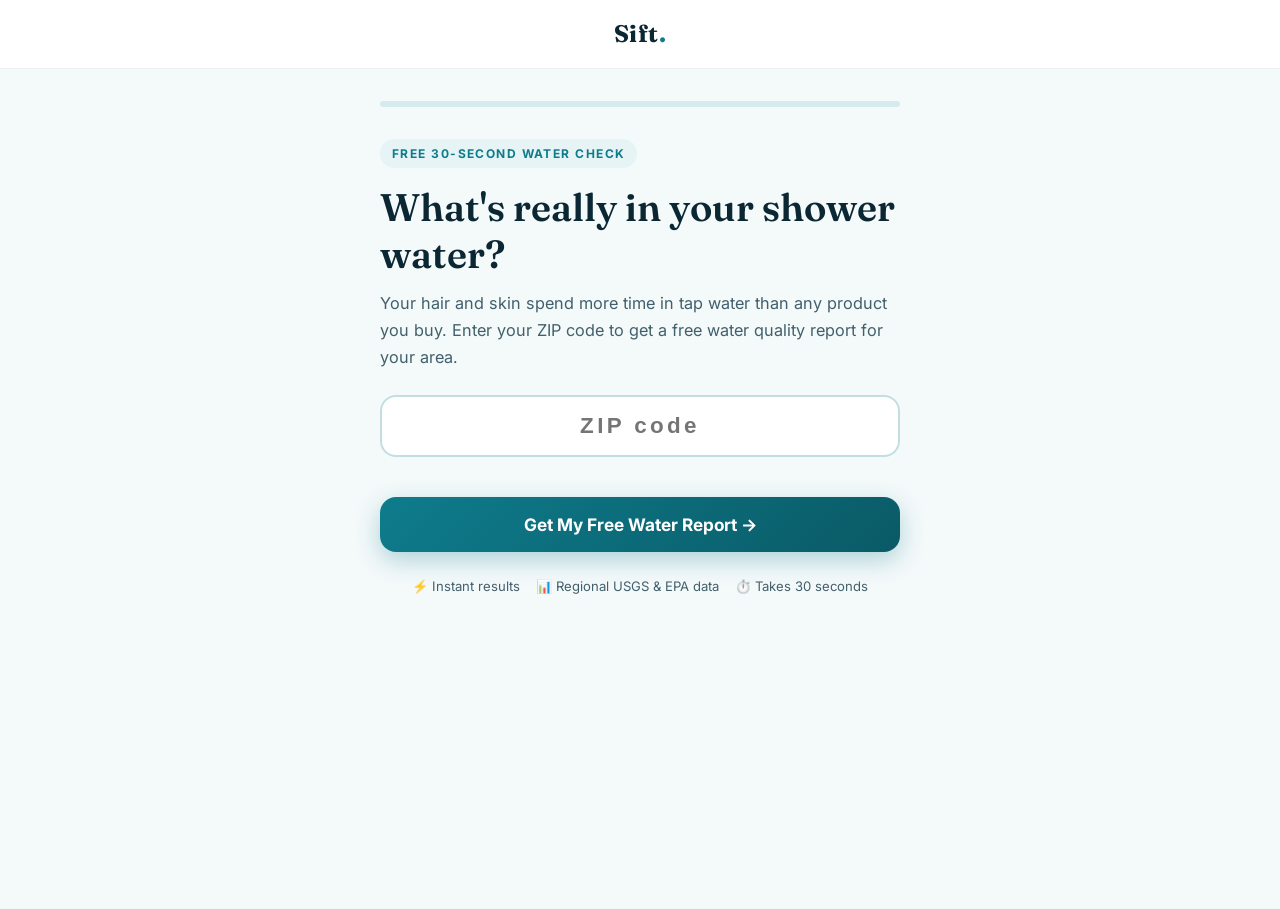
<file: index.html>
<!DOCTYPE html>
<html lang="en">
<head>
  <meta charset="UTF-8" />
  <meta name="viewport" content="width=device-width, initial-scale=1.0" />
  <meta http-equiv="Cache-Control" content="no-cache, no-store, must-revalidate" />
  <meta http-equiv="Pragma" content="no-cache" />
  <meta http-equiv="Expires" content="0" />
  <title>What's In Your Shower Water? | Free Water Report — Sift</title>
  <meta name="description" content="Enter your ZIP code to get a free, personalized water quality report — and find out what your shower water is doing to your hair and skin." />
  <link rel="preconnect" href="https://fonts.googleapis.com" />
  <link rel="preconnect" href="https://fonts.gstatic.com" crossorigin />
  <link href="https://fonts.googleapis.com/css2?family=Fraunces:opsz,wght@9..144,400;9..144,600;9..144,700&family=Inter:wght@400;500;600;700;800&display=swap" rel="stylesheet" />
  <link rel="stylesheet" href="css/style.css?v=7a7eb36" />
</head>
<body>

  <header class="topbar">
    <a class="logo" href="index.html">Sift<span>.</span></a>
  </header>

  <main class="quiz-wrap">
    <div class="progress-track"><div class="progress-fill" id="progress"></div></div>

    <!-- STEP 0: ZIP entry -->
    <section class="step active" data-step="0">
      <span class="step-kicker">Free 30-Second Water Check</span>
      <h1>What's really in your shower water?</h1>
      <p class="sub">Your hair and skin spend more time in tap water than any product you buy. Enter your ZIP code to get a free water quality report for your area.</p>

      <div class="zip-row">
        <input id="zip" class="zip-input" type="text" inputmode="numeric" autocomplete="postal-code" maxlength="5" placeholder="ZIP code" aria-label="ZIP code" />
      </div>
      <p class="zip-error" id="zip-error"></p>
      <button class="btn btn-aqua" id="zip-go">Get My Free Water Report →</button>

      <div class="trust-row">
        <span>⚡ Instant results</span>
        <span>📊 Regional USGS &amp; EPA data</span>
        <span>⏱️ Takes 30 seconds</span>
      </div>
    </section>

    <!-- STEP 1: main concern -->
    <section class="step" data-step="1">
      <span class="step-kicker" id="s1-kicker">Pulling water data…</span>
      <h2>While your report generates — what bothers you most?</h2>
      <p class="sub">We'll tailor your report to what matters to you.</p>
      <div class="options" data-q="concern" data-multi="false">
        <button class="option" data-val="hair"><span class="emoji">💇</span> Dry, dull, or frizzy hair</button>
        <button class="option" data-val="skin"><span class="emoji">🧴</span> Dry, itchy, or irritated skin</button>
        <button class="option" data-val="scalp"><span class="emoji">😣</span> Flaky or itchy scalp</button>
        <button class="option" data-val="curious"><span class="emoji">🔍</span> Just curious about my water</button>
      </div>
    </section>

    <!-- STEP 2: symptoms (multi) -->
    <section class="step" data-step="2">
      <span class="step-kicker">Question 2 of 6</span>
      <h2>Have you noticed any of these at home?</h2>
      <p class="sub">Select all that apply — these are physical clues about your water.</p>
      <div class="options" data-q="symptoms" data-multi="true">
        <button class="option" data-val="buildup"><span class="emoji">🚿</span> White crust or spots on faucets / glass <span class="check">✓</span></button>
        <button class="option" data-val="smell"><span class="emoji">👃</span> A "pool" or chemical smell in the shower <span class="check">✓</span></button>
        <button class="option" data-val="tight-skin"><span class="emoji">✋</span> Skin feels tight or squeaky after showering <span class="check">✓</span></button>
        <button class="option" data-val="flat-hair"><span class="emoji">💆</span> Hair feels coated, heavy, or hard to lather <span class="check">✓</span></button>
        <button class="option" data-val="none"><span class="emoji">🤷</span> None of these <span class="check">✓</span></button>
      </div>
      <button class="btn btn-aqua" id="symptoms-next" disabled>Continue →</button>
    </section>

    <!-- STEP 3: hair type -->
    <section class="step" data-step="3">
      <span class="step-kicker">Question 3 of 6</span>
      <h2>Is your hair color-treated, or do you spend on hair care?</h2>
      <p class="sub">Hard water and chlorine are hardest on treated hair.</p>
      <div class="options" data-q="hair" data-multi="false">
        <button class="option" data-val="color"><span class="emoji">🎨</span> Yes — my hair is color-treated</button>
        <button class="option" data-val="products"><span class="emoji">🛍️</span> No color, but I invest in good products</button>
        <button class="option" data-val="basic"><span class="emoji">🧼</span> I keep it simple</button>
      </div>
      <div class="fact-chip">💡 <strong>Did you know?</strong> A single 10-minute shower runs roughly 20 gallons of unfiltered tap water over your skin and hair — far more water than you drink in a week.</div>
    </section>

    <!-- STEP 4: fixture finish (routes color variant) -->
    <section class="step" data-step="4">
      <span class="step-kicker">Question 4 of 6</span>
      <h2>What finish are your bathroom fixtures?</h2>
      <p class="sub">So your recommendation matches the bathroom it's going in.</p>
      <div class="options" data-q="fixtures" data-multi="false">
        <button class="option" data-val="chrome"><span class="emoji">🪞</span> Silver / chrome</button>
        <button class="option" data-val="black"><span class="emoji">⬛</span> Matte or gloss black</button>
        <button class="option" data-val="mixed"><span class="emoji">🎛️</span> Mixed / not sure</button>
      </div>
    </section>

    <!-- STEP 5: shower count (routes checkout quantity) -->
    <section class="step" data-step="5">
      <span class="step-kicker">Question 5 of 6</span>
      <h2>How many showers are in your home?</h2>
      <p class="sub">Every unfiltered shower head is a separate exposure point — we'll size your filter coverage to match.</p>
      <div class="options options--grid" data-q="showers" data-multi="false">
        <button class="option opt-num" data-val="1">1</button>
        <button class="option opt-num" data-val="2">2</button>
        <button class="option opt-num" data-val="3">3</button>
        <button class="option opt-num" data-val="4">4</button>
        <button class="option opt-num" data-val="5">5</button>
        <button class="option opt-num" data-val="6">6</button>
      </div>
    </section>

    <!-- STEP 6: household -->
    <section class="step" data-step="6">
      <span class="step-kicker">Last Question</span>
      <h2>How many people shower in your home?</h2>
      <p class="sub">We'll estimate your household's total water exposure.</p>
      <div class="options" data-q="household" data-multi="false">
        <button class="option" data-val="1"><span class="emoji">🧍</span> Just me</button>
        <button class="option" data-val="2"><span class="emoji">🧑‍🤝‍🧑</span> Two of us</button>
        <button class="option" data-val="3"><span class="emoji">👨‍👩‍👧</span> Three or four</button>
        <button class="option" data-val="5"><span class="emoji">👨‍👩‍👧‍👦</span> Five or more</button>
      </div>
    </section>

    <!-- STEP 7: analyzing -->
    <section class="step" data-step="7">
      <div class="analyze-wrap">
        <div class="droplet"></div>
        <h2 id="analyze-title">Building your water report…</h2>
        <p class="sub" id="analyze-sub">Cross-referencing regional data for ZIP <span id="analyze-zip"></span></p>
        <div class="analyze-steps">
          <div class="analyze-step"><span class="dot">✓</span> Locating your water region</div>
          <div class="analyze-step"><span class="dot">✓</span> Checking USGS hardness data for your area</div>
          <div class="analyze-step"><span class="dot">✓</span> Estimating chlorine &amp; disinfectant levels</div>
          <div class="analyze-step"><span class="dot">✓</span> Matching your answers to water symptoms</div>
          <div class="analyze-step"><span class="dot">✓</span> Generating your personalized report</div>
        </div>
      </div>
    </section>
  </main>

  <script src="js/config.js?v=7a7eb36"></script>
  <script src="js/track.js?v=7a7eb36"></script>
  <script src="js/water-data.js?v=7a7eb36"></script>
  <script src="js/quiz.js?v=7a7eb36"></script>
</body>
</html>
</file>
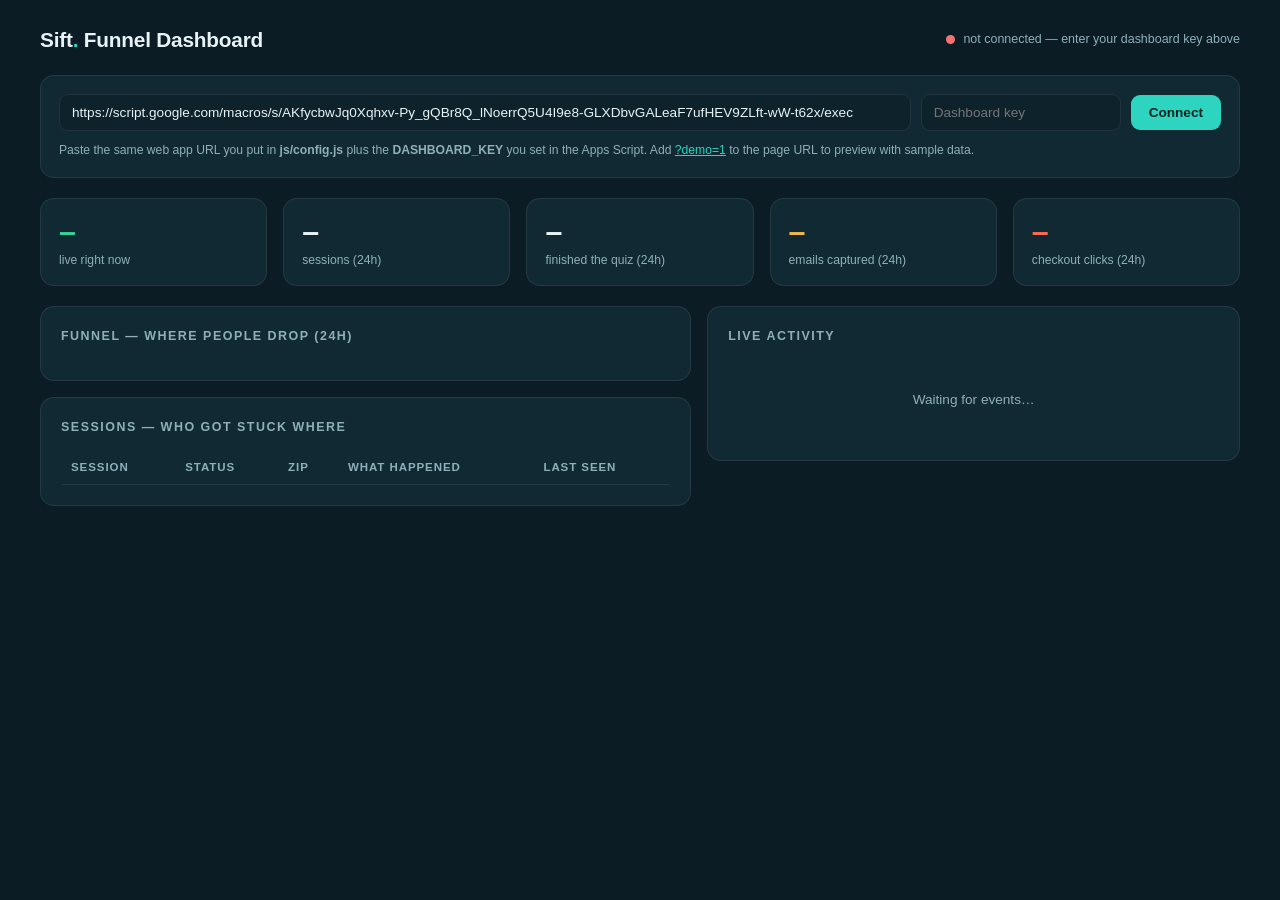
<file: dashboard.html>
<!DOCTYPE html>
<html lang="en">
<head>
<meta charset="UTF-8" />
<meta name="viewport" content="width=device-width, initial-scale=1.0" />
<meta name="robots" content="noindex,nofollow" />
<title>Sift — Funnel Dashboard</title>
<style>
  :root {
    --bg: #0b1c24; --panel: #112933; --panel2: #0e222b;
    --line: rgba(255,255,255,.08);
    --text: #e8f3f5; --dim: #8fb0ba;
    --aqua: #2dd4bf; --coral: #ff6b4a; --gold: #f4b942;
    --green: #34d399; --red: #f87171; --blue: #60a5fa;
  }
  * { margin: 0; padding: 0; box-sizing: border-box; }
  body {
    font-family: "Inter", -apple-system, BlinkMacSystemFont, "Segoe UI", sans-serif;
    background: var(--bg); color: var(--text);
    font-size: 14px; line-height: 1.5;
    padding: 24px clamp(16px, 4vw, 40px) 80px;
  }
  h1 { font-size: 1.3rem; font-weight: 800; letter-spacing: -.01em; }
  h1 span { color: var(--aqua); }
  h2 { font-size: .78rem; text-transform: uppercase; letter-spacing: .12em; color: var(--dim); margin-bottom: 14px; font-weight: 700; }
  .head { display: flex; align-items: center; justify-content: space-between; gap: 16px; flex-wrap: wrap; margin-bottom: 20px; }
  .status-pill { font-size: .78rem; color: var(--dim); display: flex; align-items: center; gap: 8px; }
  .pulse { width: 9px; height: 9px; border-radius: 50%; background: var(--green); animation: pulse 1.6s infinite; }
  .pulse.err { background: var(--red); animation: none; }
  @keyframes pulse { 0%,100% { opacity: 1; } 50% { opacity: .3; } }

  .setup { background: var(--panel); border: 1px solid var(--line); border-radius: 14px; padding: 18px; margin-bottom: 20px; display: flex; gap: 10px; flex-wrap: wrap; align-items: center; }
  .setup input { background: var(--panel2); border: 1px solid var(--line); color: var(--text); border-radius: 9px; padding: 10px 12px; font-size: .85rem; flex: 1; min-width: 200px; }
  .setup button { background: var(--aqua); color: #06231f; border: none; border-radius: 9px; padding: 10px 18px; font-weight: 700; cursor: pointer; font-size: .85rem; }
  .setup .hint { width: 100%; font-size: .76rem; color: var(--dim); }
  .setup .hint a { color: var(--aqua); }

  .grid { display: grid; gap: 16px; grid-template-columns: repeat(auto-fit, minmax(150px, 1fr)); margin-bottom: 20px; }
  .stat { background: var(--panel); border: 1px solid var(--line); border-radius: 14px; padding: 16px 18px; }
  .stat .n { font-size: 1.9rem; font-weight: 800; line-height: 1.1; }
  .stat .l { font-size: .76rem; color: var(--dim); margin-top: 2px; }
  .stat.live .n { color: var(--green); }
  .stat.leads .n { color: var(--gold); }
  .stat.conv .n { color: var(--coral); }

  .cols { display: grid; gap: 16px; grid-template-columns: 1.1fr .9fr; align-items: start; }
  @media (max-width: 900px) { .cols { grid-template-columns: 1fr; } }
  .panel { background: var(--panel); border: 1px solid var(--line); border-radius: 14px; padding: 20px; margin-bottom: 16px; }

  /* Funnel */
  .frow { display: grid; grid-template-columns: 150px 1fr 88px; gap: 12px; align-items: center; padding: 5px 0; }
  .frow .fl { font-size: .82rem; color: var(--dim); text-align: right; white-space: nowrap; overflow: hidden; text-overflow: ellipsis; }
  .ftrack { background: var(--panel2); border-radius: 6px; height: 26px; overflow: hidden; }
  .fbar { height: 100%; border-radius: 6px; background: linear-gradient(90deg, #0e7c8c, var(--aqua)); min-width: 2px; transition: width .6s ease; display: flex; align-items: center; padding-left: 8px; font-size: .75rem; font-weight: 700; color: #06231f; }
  .frow .fd { font-size: .76rem; color: var(--red); white-space: nowrap; }
  .frow .fd.ok { color: var(--dim); }

  /* Feed */
  .feed { max-height: 480px; overflow-y: auto; display: flex; flex-direction: column; gap: 2px; }
  .ev { display: flex; gap: 10px; padding: 8px 10px; border-radius: 8px; font-size: .82rem; align-items: baseline; }
  .ev:nth-child(odd) { background: var(--panel2); }
  .ev .t { color: var(--dim); white-space: nowrap; font-size: .74rem; min-width: 58px; }
  .ev .sid { color: var(--blue); font-family: monospace; font-size: .74rem; min-width: 70px; }
  .ev .what { flex: 1; }
  .ev.good .what { color: var(--green); }
  .ev.money .what { color: var(--coral); font-weight: 700; }
  .ev.bad .what { color: var(--red); }

  /* Sessions table */
  .sess { width: 100%; border-collapse: collapse; font-size: .82rem; }
  .sess th { text-align: left; color: var(--dim); font-size: .72rem; text-transform: uppercase; letter-spacing: .08em; padding: 8px 10px; border-bottom: 1px solid var(--line); }
  .sess td { padding: 10px; border-bottom: 1px solid var(--line); vertical-align: top; }
  .badge { display: inline-block; font-size: .7rem; font-weight: 800; padding: 3px 9px; border-radius: 999px; }
  .b-live { background: rgba(52,211,153,.15); color: var(--green); }
  .b-conv { background: rgba(255,107,74,.15); color: var(--coral); }
  .b-lead { background: rgba(244,185,66,.15); color: var(--gold); }
  .b-aband { background: rgba(248,113,113,.12); color: var(--red); }
  .why { color: var(--dim); font-size: .78rem; }
  .mono { font-family: monospace; font-size: .74rem; color: var(--blue); }
  .empty { color: var(--dim); text-align: center; padding: 30px 10px; font-size: .85rem; }
</style>
</head>
<body>

<div class="head">
  <h1>Sift<span>.</span> Funnel Dashboard</h1>
  <div class="status-pill"><span class="pulse" id="pulse"></span><span id="status-text">connecting…</span></div>
</div>

<div class="setup" id="setup">
  <input id="cfg-url" type="url" placeholder="Apps Script web app URL (https://script.google.com/macros/s/…/exec)" />
  <input id="cfg-key" type="text" placeholder="Dashboard key" style="max-width:180px" />
  <button id="cfg-save">Connect</button>
  <div class="hint">Paste the same web app URL you put in <b>js/config.js</b> plus the <b>DASHBOARD_KEY</b> you set in the Apps Script. Add <a href="?demo=1">?demo=1</a> to the page URL to preview with sample data.</div>
</div>

<div class="grid">
  <div class="stat live"><div class="n" id="st-live">–</div><div class="l">live right now</div></div>
  <div class="stat"><div class="n" id="st-sessions">–</div><div class="l">sessions (24h)</div></div>
  <div class="stat"><div class="n" id="st-complete">–</div><div class="l">finished the quiz (24h)</div></div>
  <div class="stat leads"><div class="n" id="st-leads">–</div><div class="l">emails captured (24h)</div></div>
  <div class="stat conv"><div class="n" id="st-checkout">–</div><div class="l">checkout clicks (24h)</div></div>
</div>

<div class="cols">
  <div>
    <div class="panel">
      <h2>Funnel — where people drop (24h)</h2>
      <div id="funnel"></div>
    </div>
    <div class="panel">
      <h2>Sessions — who got stuck where</h2>
      <div style="overflow-x:auto">
        <table class="sess">
          <thead><tr><th>Session</th><th>Status</th><th>ZIP</th><th>What happened</th><th>Last seen</th></tr></thead>
          <tbody id="sessions"></tbody>
        </table>
      </div>
    </div>
  </div>
  <div class="panel">
    <h2>Live activity</h2>
    <div class="feed" id="feed"><div class="empty">Waiting for events…</div></div>
  </div>
</div>

<script>
(function () {
  const qs = new URLSearchParams(location.search);
  const DEMO = qs.get("demo") === "1";
  const $ = (id) => document.getElementById(id);

  // ---------- config ----------
  // Default the URL to the deployed backend so you only enter the key.
  const DEFAULT_URL = "https://script.google.com/macros/s/AKfycbwJq0Xqhxv-Py_gQBr8Q_lNoerrQ5U4I9e8-GLXDbvGALeaF7ufHEV9ZLft-wW-t62x/exec";
  let cfg = JSON.parse(localStorage.getItem("sift_dash") || "{}");
  if (!cfg.url) cfg.url = DEFAULT_URL;
  $("cfg-url").value = cfg.url || "";
  $("cfg-key").value = cfg.key || "";
  $("cfg-save").onclick = () => {
    cfg = { url: $("cfg-url").value.trim(), key: $("cfg-key").value.trim() };
    localStorage.setItem("sift_dash", JSON.stringify(cfg));
    poll();
  };
  if ((cfg.url && cfg.key) || DEMO) $("setup").style.display = DEMO ? "none" : "flex";

  // ---------- stage model ----------
  const STAGES = [
    ["quiz_start",     "Landed on quiz"],
    ["zip_submitted",  "Entered ZIP"],
    ["q_concern",      "Q1 · concern"],
    ["q_symptoms",     "Q2 · symptoms"],
    ["q_hair",         "Q3 · hair"],
    ["q_fixtures",     "Q4 · fixtures"],
    ["q_showers",      "Q5 · showers"],
    ["q_household",    "Q6 · household"],
    ["quiz_completed", "Finished quiz"],
    ["report_view",    "Saw report (gated)"],
    ["gate_unlock",    "Gave email"],
    ["offer_seen",     "Saw the offer"],
    ["checkout_click", "Clicked checkout"],
  ];
  const RANK = Object.fromEntries(STAGES.map(([k], i) => [k, i]));

  const NICE = {
    quiz_start: "landed on the quiz", zip_submitted: "entered ZIP",
    q_concern: "answered concern", q_symptoms: "answered symptoms",
    q_hair: "answered hair", q_fixtures: "answered fixtures",
    q_showers: "answered showers", q_household: "answered household",
    quiz_completed: "finished the quiz", report_view: "opened their report",
    gate_unlock: "unlocked with email ✉️", offer_seen: "scrolled to the offer",
    checkout_click: "CLICKED CHECKOUT 💸", exit: "left",
  };

  const WHY = {
    zip: "Bounced on the ZIP screen — never started",
    concern: "Dropped on Q1 (concern)", symptoms: "Dropped on Q2 (symptoms)",
    hair: "Dropped on Q3 (hair)", fixtures: "Dropped on Q4 (fixtures)",
    showers: "Dropped on Q5 (showers)", household: "Dropped on Q6 (household)",
    analyzing: "Left during report generation",
    email_gate: "Hit the email gate and wouldn't trade their email",
    report_before_offer: "Unlocked the report but left before seeing the price",
    report_after_offer: "Saw the offer and price, then left without buying",
  };

  function rel(ts, now) {
    const s = Math.max(0, Math.round((now - ts) / 1000));
    if (s < 60) return s + "s ago";
    if (s < 3600) return Math.round(s / 60) + "m ago";
    if (s < 86400) return Math.round(s / 3600) + "h ago";
    return Math.round(s / 86400) + "d ago";
  }

  // ---------- render ----------
  function render(events) {
    const now = Date.now();
    const dayAgo = now - 86400e3;

    // rows: [ts, sid, type, step, detail, zip, device, page]
    const evs = events.map((r) => ({
      ts: new Date(r[0]).getTime(), sid: String(r[1]), type: String(r[2]),
      step: String(r[3] || ""), detail: String(r[4] || ""),
      zip: String(r[5] || "").replace(/^'/, ""), device: String(r[6] || ""),
    })).filter((e) => e.ts && e.sid).sort((a, b) => a.ts - b.ts);

    const dayEvs = evs.filter((e) => e.ts >= dayAgo);

    // sessions
    const sessions = new Map();
    for (const e of dayEvs) {
      let s = sessions.get(e.sid);
      if (!s) { s = { sid: e.sid, first: e.ts, last: 0, max: -1, zip: "", device: e.device, exit: null, types: new Set() }; sessions.set(e.sid, s); }
      s.last = Math.max(s.last, e.ts);
      s.types.add(e.type);
      if (e.zip) s.zip = e.zip;
      if (e.type === "exit") s.exit = e;
      if (RANK[e.type] !== undefined) s.max = Math.max(s.max, RANK[e.type]);
    }
    const sess = [...sessions.values()].sort((a, b) => b.last - a.last);

    // status per session
    for (const s of sess) {
      if (s.types.has("checkout_click")) s.status = "converted";
      else if (now - s.last < 120e3) s.status = "live";
      else if (s.types.has("gate_unlock")) s.status = "lead";
      else s.status = "abandoned";
      const exitStep = s.exit && (s.exit.step || "");
      s.why =
        s.status === "converted" ? "Clicked through to checkout" + (s.exit ? "" : " — tab may still be open") :
        s.status === "live" ? "Active right now — last: " + (NICE[[...s.types].pop()] || "browsing") :
        s.status === "lead" ? "Gave email" + (s.types.has("offer_seen") ? ", saw the offer, hasn't bought yet" : ", hasn't reached the offer yet") :
        (WHY[exitStep] || (s.max >= 0 ? "Went quiet after: " + STAGES[s.max][1] : "Bounced immediately"));
      if (s.exit && s.exit.detail && s.status === "abandoned") s.why += " · answers: " + s.exit.detail;
    }

    // stats
    $("st-live").textContent = sess.filter((s) => s.status === "live").length;
    $("st-sessions").textContent = sess.length;
    $("st-complete").textContent = sess.filter((s) => s.max >= RANK.quiz_completed).length;
    $("st-leads").textContent = sess.filter((s) => s.types.has("gate_unlock")).length;
    $("st-checkout").textContent = sess.filter((s) => s.types.has("checkout_click")).length;

    // funnel
    const total = sess.length || 1;
    let prev = null;
    $("funnel").innerHTML = STAGES.map(([key, label], i) => {
      const n = sess.filter((s) => s.max >= i).length;
      const pct = Math.round((n / total) * 100);
      const drop = prev === null || prev === 0 ? null : Math.round((1 - n / prev) * 100);
      prev = n;
      return '<div class="frow"><div class="fl">' + label + '</div>' +
        '<div class="ftrack"><div class="fbar" style="width:' + Math.max(2, pct) + '%">' + n + '</div></div>' +
        '<div class="fd ' + (drop !== null && drop > 25 ? "" : "ok") + '">' +
        (drop === null ? "" : (drop > 0 ? "−" + drop + "% drop" : "—")) + '</div></div>';
    }).join("");

    // feed
    const feedEvs = evs.slice(-60).reverse();
    $("feed").innerHTML = feedEvs.length ? feedEvs.map((e) => {
      const cls = e.type === "checkout_click" ? "money" : (e.type === "gate_unlock" || e.type === "quiz_completed") ? "good" : e.type === "exit" ? "bad" : "";
      const what = e.type === "exit"
        ? "left (" + (WHY[e.step] ? WHY[e.step].toLowerCase() : e.step) + ")"
        : (NICE[e.type] || e.type) + (e.detail ? " — " + e.detail : "") + (e.zip ? " · " + e.zip : "");
      return '<div class="ev ' + cls + '"><span class="t">' + rel(e.ts, now) + '</span><span class="sid">' + e.sid.slice(-6) + '</span><span class="what">' + what.replace(/</g, "&lt;") + '</span></div>';
    }).join("") : '<div class="empty">No events yet. Run through the quiz and watch this fill up.</div>';

    // sessions table
    $("sessions").innerHTML = sess.slice(0, 40).map((s) => {
      const b = s.status === "live" ? "b-live" : s.status === "converted" ? "b-conv" : s.status === "lead" ? "b-lead" : "b-aband";
      return "<tr><td class='mono'>" + s.sid.slice(-6) + "<br><span class='why'>" + (s.device || "") + "</span></td>" +
        "<td><span class='badge " + b + "'>" + s.status + "</span></td>" +
        "<td>" + (s.zip || "—") + "</td>" +
        "<td>" + s.why.replace(/</g, "&lt;") + "</td>" +
        "<td class='why'>" + rel(s.last, now) + "</td></tr>";
    }).join("") || "<tr><td colspan='5' class='empty'>No sessions in the last 24h.</td></tr>";
  }

  // ---------- data ----------
  // JSONP loader — Apps Script doesn't send CORS headers, so a plain
  // fetch() would be blocked. A <script> tag with ?callback= works.
  function jsonp(url, timeoutMs) {
    return new Promise((resolve, reject) => {
      const cbName = "siftcb_" + Math.random().toString(36).slice(2);
      const s = document.createElement("script");
      const to = setTimeout(() => { cleanup(); reject(new Error("timed out")); }, timeoutMs || 15000);
      function cleanup() { clearTimeout(to); delete window[cbName]; s.remove(); }
      window[cbName] = (data) => { cleanup(); resolve(data); };
      s.onerror = () => { cleanup(); reject(new Error("network / bad URL")); };
      s.src = url + (url.includes("?") ? "&" : "?") + "callback=" + cbName;
      document.body.appendChild(s);
    });
  }

  let timer = null;
  async function poll() {
    clearTimeout(timer);
    try {
      let events;
      if (DEMO) {
        events = demoEvents();
      } else {
        if (!cfg.url || !cfg.key) { setStatus(false, "not connected — enter your dashboard key above"); return; }
        const json = await jsonp(cfg.url + (cfg.url.includes("?") ? "&" : "?") + "key=" + encodeURIComponent(cfg.key) + "&limit=2000");
        if (!json.ok) throw new Error(json.error || "backend error");
        events = json.events;
      }
      render(events);
      setStatus(true, "live · refreshes every 10s · updated " + new Date().toLocaleTimeString());
    } catch (err) {
      setStatus(false, "connection failed: " + err.message);
    }
    timer = setTimeout(poll, 10000);
  }
  function setStatus(ok, text) {
    $("pulse").classList.toggle("err", !ok);
    $("status-text").textContent = text;
  }

  // ---------- demo data ----------
  function demoEvents() {
    const out = [];
    const now = Date.now();
    const zips = ["85032", "89109", "10001", "33602", "97201", "60614", "78704"];
    const seq = ["quiz_start", "zip_submitted", "q_concern", "q_symptoms", "q_hair", "q_fixtures", "q_showers", "q_household", "quiz_completed", "report_view", "gate_unlock", "offer_seen", "checkout_click"];
    for (let i = 0; i < 28; i++) {
      const sid = "demo-" + i.toString(36).padStart(4, "0");
      const zip = zips[i % zips.length];
      const depth = i % 4 === 0 ? seq.length : 2 + Math.floor(Math.random() * (seq.length - 2));
      const start = now - Math.random() * 86000e3;
      for (let j = 0; j < depth; j++) {
        out.push([new Date(start + j * 25e3).toISOString(), sid, seq[j], "", j === 1 ? "Phoenix · score 18" : "", zip, Math.random() > .3 ? "mobile" : "desktop", "index.html"]);
      }
      if (depth < seq.length && Math.random() > .25) {
        const stuck = depth <= 8 ? ["zip","concern","symptoms","hair","fixtures","showers","household","analyzing"][Math.max(0,depth-1)] : depth <= 10 ? "email_gate" : "report_after_offer";
        out.push([new Date(start + depth * 25e3).toISOString(), sid, "exit", stuck, "concern:hair fixtures:black", zip, "mobile", "index.html"]);
      }
    }
    // one live session
    out.push([new Date(now - 20e3).toISOString(), "demo-live", "quiz_start", "", "", "", "mobile", "index.html"]);
    out.push([new Date(now - 8e3).toISOString(), "demo-live", "zip_submitted", "", "Las Vegas · score 22", "89109", "mobile", "index.html"]);
    return out;
  }

  poll();
})();
</script>
</body>
</html>
</file>
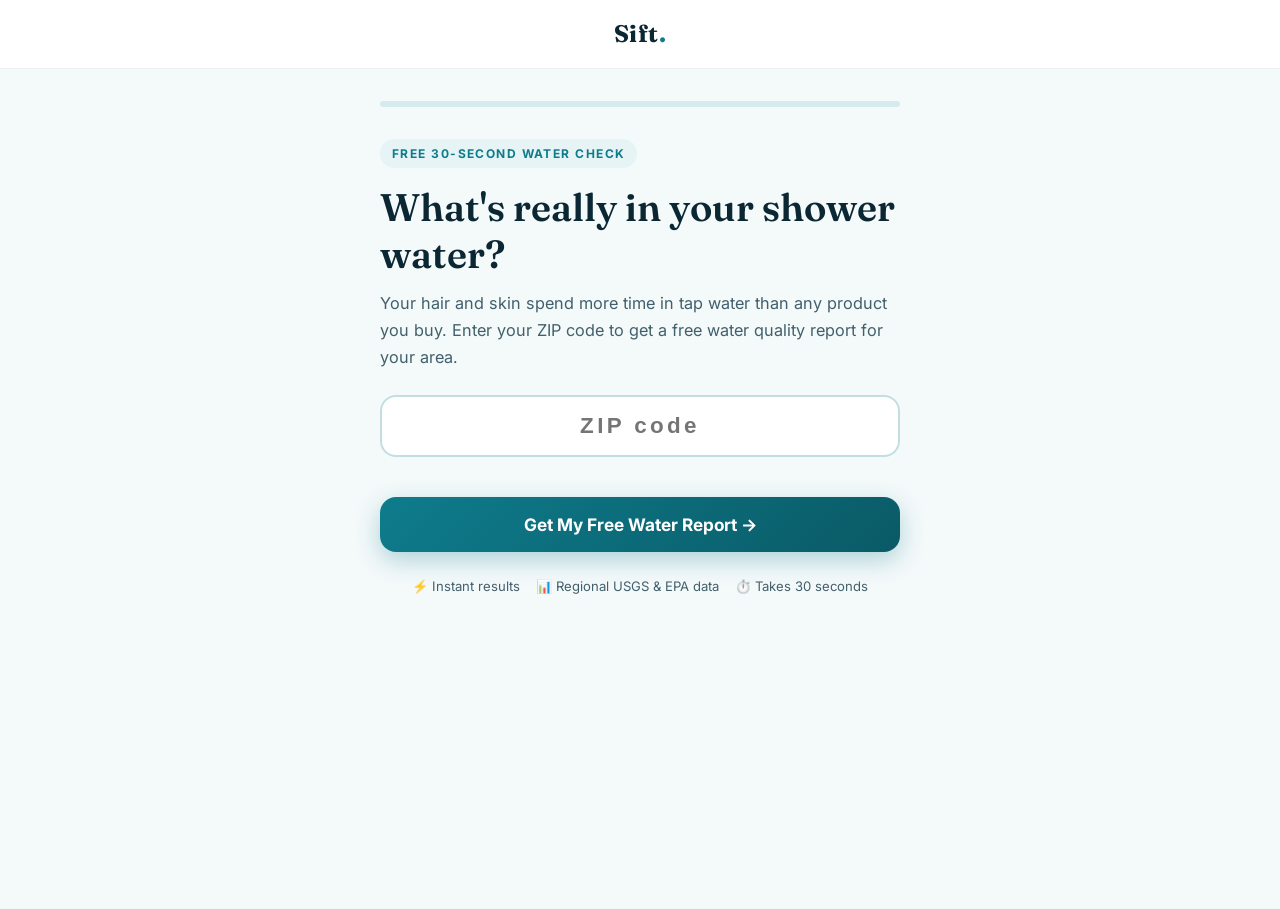
<file: report.html>
<!DOCTYPE html>
<html lang="en">
<head>
  <meta charset="UTF-8" />
  <meta name="viewport" content="width=device-width, initial-scale=1.0" />
  <meta http-equiv="Cache-Control" content="no-cache, no-store, must-revalidate" />
  <meta http-equiv="Pragma" content="no-cache" />
  <meta http-equiv="Expires" content="0" />
  <title>Your Personalized Water Quality Report — Sift</title>
  <meta name="robots" content="noindex" />
  <link rel="preconnect" href="https://fonts.googleapis.com" />
  <link rel="preconnect" href="https://fonts.gstatic.com" crossorigin />
  <link href="https://fonts.googleapis.com/css2?family=Fraunces:opsz,wght@9..144,400;9..144,600;9..144,700&family=Inter:wght@400;500;600;700;800&display=swap" rel="stylesheet" />
  <link rel="stylesheet" href="css/style.css?v=7a7eb36" />
</head>
<body class="report-page">

  <header class="topbar">
    <a class="logo" href="index.html">Sift<span>.</span></a>
  </header>

  <!-- ============ SECTION 1: HERO ============ -->
  <section class="report-hero">
    <img class="hero-img" src="images/hero.jpg" alt="" onerror="this.remove()" />
    <div class="hero-inner">
      <span class="kicker" id="hero-kicker">Official Water Analysis</span>
      <h1 id="hero-headline">Your Water Quality Report</h1>
      <p class="sub" id="hero-sub"></p>
      <div class="scroll-cue">↓ See what we found</div>
    </div>
  </section>

  <main class="report-body">

    <!-- ============ SECTION 3: EMAIL GATE (wraps the entire report) ============ -->
    <div class="gate-zone" id="gate-zone">

      <div class="gate-overlay" id="gate-overlay">
        <div class="gate-card">
          <h2>Your full report is ready.</h2>
          <p id="gate-sub">The complete analysis — what we found, what it's doing to you, and exactly how to fix it — is one step away.</p>
          <form id="gate-form" novalidate>
            <input id="gate-name" type="text" autocomplete="given-name" placeholder="First name" aria-label="First name" />
            <input id="gate-email" type="email" autocomplete="email" placeholder="Email address" aria-label="Email address" required />
            <p class="gate-error" id="gate-error"></p>
            <button class="btn btn-primary" type="submit">Unlock My Water Report →</button>
          </form>
          <p class="gate-micro">We'll send you a copy so you don't lose it. Unsubscribe anytime.</p>
        </div>
      </div>

      <div class="gated" id="gated">

        <!-- ============ SECTION 2: SCORE ============ -->
        <div class="card score-card fade-in">
          <p class="section-label">Shower Water Score — ZIP <span id="score-zip"></span></p>
          <div class="gauge">
            <svg viewBox="0 0 210 120">
              <path class="track" d="M 15 110 A 90 90 0 0 1 195 110" fill="none" stroke-width="16" stroke-linecap="round"/>
              <path class="value" id="gauge-arc" d="M 15 110 A 90 90 0 0 1 195 110" fill="none" stroke-width="16" stroke-linecap="round"/>
            </svg>
            <div class="gauge-num" id="gauge-num">0</div>
          </div>
          <div><span class="gauge-grade" id="gauge-grade"></span></div>
          <p class="score-benchmark" id="score-benchmark"></p>
          <p class="score-note">This isn't a water <em>safety</em> problem — your water is legal to drink. It's a water <em>chemistry</em> problem. And chemistry doesn't care how good your shampoo is.</p>
        </div>

        <!-- ============ SECTION 4: WHAT WE FOUND ============ -->
        <div class="card fade-in">
          <p class="section-label">Analysis Results</p>
          <h2 id="findings-title"></h2>

          <div class="finding">
            <div class="metric-top">
              <span class="metric-name">Water Hardness</span>
              <span class="metric-val" id="hardness-val"></span>
            </div>
            <div class="bar-track"><div class="bar-fill" id="hardness-bar"></div></div>
            <p class="metric-note" id="hardness-note"></p>
          </div>

          <div class="finding">
            <div class="metric-top">
              <span class="metric-name">Chlorine Exposure</span>
              <span class="metric-val" id="chlorine-val"></span>
            </div>
            <div class="bar-track"><div class="bar-fill" id="chlorine-bar"></div></div>
            <p class="metric-note" id="chlorine-note"></p>
          </div>

          <div class="finding">
            <div class="metric-top">
              <span class="metric-name">Also present in your shower water</span>
            </div>
            <ul class="flag-list" id="flags"></ul>
          </div>

          <figure class="report-figure">
            <img src="images/limescale.jpg" alt="Limescale mineral buildup on a shower head" loading="lazy" onerror="this.parentElement.remove()" />
            <figcaption>Hard-water mineral scale — the same deposit forming inside your shower head right now.</figcaption>
          </figure>

          <p class="kicker-line">None of this shows up in a glass of water. All of it shows up in your mirror.</p>
        </div>

        <!-- ============ SECTION 4b: WATER PROFILE RADAR ============ -->
        <div class="card fade-in radar-card">
          <p class="section-label">Your Water Profile</p>
          <h2 id="radar-title">How your water scores across the board</h2>
          <p id="radar-intro"></p>
          <div class="radar-wrap">
            <svg id="radar" viewBox="-30 0 380 340" aria-hidden="true"></svg>
          </div>
          <div class="radar-legend">
            <span><i class="dot-you"></i> Your water</span>
            <span><i class="dot-ideal"></i> Filtered / ideal water</span>
          </div>
        </div>

        <!-- ============ SECTION 5: THE SCIENCE ============ -->
        <div class="card fade-in">
          <p class="section-label">The Part Nobody Tells You</p>
          <h2>You filter the water you drink. You absorb the water you shower in.</h2>

          <p>Think about the water in your home for a second. The glass you drink passes through your stomach, which was built to handle it. But the shower is a different exposure route entirely — three of them, actually:</p>

          <figure class="report-figure science-figure">
            <img src="images/absorption.jpg" alt="Illustration of the three ways shower water enters the body: skin, lungs, and hair" loading="lazy" onerror="this.parentElement.remove()" />
          </figure>

          <div class="science-point">
            <h3><span class="num">1</span> Your skin — all 20 square feet of it.</h3>
            <p>Skin is your body's largest organ, and warm water works against it twice: heat opens pores and increases permeability right as the water arrives, and chlorine strips the lipid barrier — the thin layer of natural oils that holds moisture in. That "tight, squeaky" feeling after a shower isn't clean. It's your barrier, rinsed off.</p>
          </div>

          <div class="science-point">
            <h3><span class="num">2</span> Your lungs — because hot water turns chlorine into steam.</h3>
            <p id="science-lungs"></p>
          </div>

          <div class="science-point">
            <h3><span class="num">3</span> Your hair — soaked, swollen, and coated.</h3>
            <p id="science-hair"></p>
          </div>

          <p class="kicker-line" id="science-kicker"></p>
        </div>

        <!-- ============ SECTION 5b: CHLORINE EXPOSURE COUNTER ============ -->
        <div class="card fade-in chlorine-card">
          <p class="section-label">Your Chlorine Exposure</p>
          <h2 id="chlorine-headline"></h2>
          <div class="chlorine-meter">
            <div class="chlorine-fill" id="chlorine-fill"></div>
            <div class="chlorine-num">
              <span class="cl-big" id="chlorine-gallons">0</span>
              <span class="cl-unit">gallons of chlorinated water<br>over your body, every year</span>
            </div>
          </div>
          <div class="pool-row" id="pool-row"></div>
          <p class="chlorine-punch" id="chlorine-punch"></p>
        </div>

        <!-- ============ SECTION 6: YOUR ANSWERS, DECODED ============ -->
        <div class="card fade-in">
          <p class="section-label">Why You're Feeling It</p>
          <h2>You already gave us the evidence. You just didn't know it was evidence.</h2>
          <div id="personal-body"></div>
        </div>

        <!-- ============ SECTION 7: COST OF DOING NOTHING ============ -->
        <div class="card fade-in">
          <p class="section-label">The Part Nobody Calculates</p>
          <h2>You're not saving money by waiting. You're spending it invisibly.</h2>
          <p id="cost-intro"></p>
          <div class="big-math">
            <div class="math-row"><span>What you spend on products per year</span><strong id="math-spend">~$540</strong></div>
            <div class="math-row"><span>How much of it your water undoes</span><strong>most of it</strong></div>
            <div class="math-row highlight"><span>What it costs to fix the water itself</span><strong><span id="math-price"></span>. Once.</strong></div>
          </div>
          <p class="kicker-line">The most expensive thing in your shower isn't on the shelf. It's coming out of the wall.</p>
        </div>

        <!-- ============ SECTION 8: THE TURN ============ -->
        <div class="card fade-in">
          <p class="section-label">The Fix Isn't Another Product</p>
          <h2>You can't out-condition your water. You can only filter it.</h2>
          <p id="turn-1"></p>
          <p id="turn-2"></p>
        </div>

        <!-- ============ SECTION 9: THE PRODUCT ============ -->
        <div class="card fade-in" id="offer">
          <p class="section-label">Built For Water Like Yours</p>
          <h2 id="product-headline"></h2>
          <p id="product-intro">Based on your water profile and your answers, here's your setup:</p>

          <figure class="product-figure">
            <img id="product-img" src="images/product-black.jpg" alt="The Sift filtered shower head" loading="lazy" onerror="this.parentElement.classList.add('img-missing')" />
          </figure>

          <ul class="benefit-list" id="benefits"></ul>

          <div class="reco-line">★ This is what we recommend for you, based on your quiz</div>

          <div class="offer-config">
            <div class="config-block">
              <span class="config-label">Finish</span>
              <div class="color-toggle" id="color-toggle">
                <button type="button" data-finish="black">Gloss Black</button>
                <button type="button" data-finish="chrome">Chrome / Silver</button>
              </div>
            </div>
            <div class="config-block">
              <span class="config-label">How many to filter your showers?</span>
              <div class="qty-stepper">
                <button type="button" id="qty-minus" aria-label="Decrease quantity">−</button>
                <span id="qty-val">1</span>
                <button type="button" id="qty-plus" aria-label="Increase quantity">+</button>
              </div>
            </div>
          </div>
          <p class="reco-note" id="reco-note"></p>

          <div class="price-row">
            <span class="price-was" id="price-was"></span>
            <span class="price-now" id="price-now"></span>
            <span class="price-badge" id="price-badge"></span>
          </div>
          <p class="price-each" id="price-each"></p>
          <p class="offer-note" id="offer-note">Free shipping · 2-minute tool-free install · Fits standard US shower arms</p>

          <a class="btn btn-primary btn-lg" id="cta-main" href="#">Get My Sift →</a>
          <p class="cta-micro" id="cta-micro"></p>

          <div class="guarantee">
            <span class="shield">🛡️</span>
            <div><strong id="guarantee-title"></strong><br />
            Shower with Sift. If your hair and skin don't feel the difference, send it back for a full refund — we'll even cover return shipping.</div>
          </div>
        </div>

        <!-- ============ SECTION 10: PROOF ============ -->
        <div class="card fade-in">
          <p class="section-label">See What It Caught</p>
          <h2 id="proof-headline"></h2>
          <p>Words can claim anything. Filters can't. This is a Sift cartridge after three months in hard water — every bit of that discoloration is mineral scale and sediment that would otherwise have ended up on your hair, your skin, and your color.</p>
          <figure class="report-figure">
            <img src="images/filter-compare.jpg" alt="A new white filter cartridge next to a discolored cartridge after 90 days of use" loading="lazy" onerror="this.parentElement.remove()" />
            <figcaption>New cartridge (left) · 90 days in hard water (right)</figcaption>
          </figure>
        </div>

        <!-- ============ SECTION 11: TESTIMONIALS ============ -->
        <div class="card fade-in">
          <p class="section-label">From Hard-Water Households</p>
          <h2 id="testimonial-title"></h2>
          <div id="testimonials"></div>
        </div>

        <!-- ============ SECTION 12: COMPARISON ============ -->
        <div class="card fade-in">
          <p class="section-label">Compare Your Options</p>
          <h2 id="compare-headline"></h2>
          <div class="table-scroll">
            <table class="compare">
              <thead>
                <tr><th></th><th class="sift-col">Sift</th><th>Whole-home softener</th><th>Keep showering in it</th></tr>
              </thead>
              <tbody>
                <tr><td>Upfront cost</td><td class="sift-col" id="compare-price"></td><td>$2,000–$6,000</td><td>$0 today</td></tr>
                <tr><td>Filters chlorine at the shower</td><td class="sift-col yes">✓</td><td class="no">✗</td><td class="no">✗</td></tr>
                <tr><td>Reduces minerals &amp; sediment</td><td class="sift-col yes">✓</td><td class="yes">✓</td><td class="no">✗</td></tr>
                <tr><td>Install</td><td class="sift-col">2 min, no tools</td><td>1–2 days, plumber</td><td>—</td></tr>
                <tr><td>Works in rentals</td><td class="sift-col yes">✓</td><td class="no">✗</td><td class="yes">✓</td></tr>
                <tr><td>Annual cost of inaction</td><td class="sift-col">—</td><td>—</td><td class="bad-cell">~$540 in neutralized products</td></tr>
              </tbody>
            </table>
          </div>
        </div>

        <!-- ============ SECTION 13: GUARANTEE ============ -->
        <div class="card fade-in">
          <p class="section-label">The Guarantee</p>
          <h2 id="guarantee-headline"></h2>
          <p id="guarantee-body"></p>
          <p>You've spent more than <span id="guarantee-price"></span> on a single salon visit fixing what the water did. This one ends the cycle — or it's free.</p>
          <a class="btn btn-primary btn-lg" id="cta-guarantee" href="#">Try Sift Risk-Free →</a>
        </div>

        <!-- ============ SECTION 14: FAQ ============ -->
        <div class="card fade-in">
          <p class="section-label">Common Questions</p>
          <h2>Before you decide.</h2>
          <details class="faq-item">
            <summary>Will it lower my water pressure?</summary>
            <p>No — most customers report equal or better pressure from the engineered spray plate.</p>
          </details>
          <details class="faq-item">
            <summary>How long does a filter last?</summary>
            <p id="faq-filter-life"></p>
          </details>
          <details class="faq-item">
            <summary>Is it hard to install?</summary>
            <p>If you can unscrew a bottle cap, you're qualified. Standard US shower arms, no tools, no plumber.</p>
          </details>
          <details class="faq-item">
            <summary>I rent — can I take it with me?</summary>
            <p>Yes. Unscrews in seconds; your old head goes back on, and your landlord never knows.</p>
          </details>
          <details class="faq-item">
            <summary>What if it doesn't work for me?</summary>
            <p id="faq-guarantee"></p>
          </details>
          <a class="btn btn-primary btn-lg" id="cta-faq" href="#">Fix My Water →</a>
          <p class="cta-micro" id="faq-micro"></p>
        </div>

      </div><!-- /gated -->
    </div><!-- /gate-zone -->

  </main>

  <p class="footnote">
    Water quality figures on this page are <strong>estimates</strong> generated from regional
    USGS water hardness data, EPA disinfection norms, and your quiz answers — they are not
    laboratory test results for your specific tap. For your utility's exact measurements,
    consult its annual Consumer Confidence Report. Testimonials reflect individual
    experiences; results vary. Sift shower heads reduce chlorine, sediment, and certain
    dissolved minerals; they are not water softeners and do not remove all contaminants.
  </p>

  <!-- STICKY CTA -->
  <div class="sticky-cta" id="sticky-cta">
    <div class="sc-text">
      <div class="sc-title" id="sticky-title"></div>
      <div class="sc-sub" id="sticky-sub"></div>
    </div>
    <a class="btn btn-primary" id="cta-sticky" href="#">Get Sift</a>
  </div>

  <script src="js/config.js?v=7a7eb36"></script>
  <script src="js/track.js?v=7a7eb36"></script>
  <script src="js/water-data.js?v=7a7eb36"></script>
  <script src="js/report.js?v=7a7eb36"></script>
</body>
</html>
</file>
<file: css/style.css>
/* ============================================================
   Sift — Quiz Funnel Styles
   Spacing system: cards use 32px padding / 24px gaps; all
   vertical rhythm in multiples of 8px.
   ============================================================ */

:root {
  --ink: #0b2733;
  --ink-soft: #41606c;
  --aqua: #0e7c8c;
  --aqua-deep: #0a5a66;
  --aqua-pale: #e6f4f5;
  --mist: #f4f9fa;
  --white: #ffffff;
  --coral: #ff6b4a;
  --coral-deep: #e8512f;
  --gold: #f4b942;
  --green: #1e9e6a;
  --red: #d9534f;
  --amber: #e09a17;
  --radius: 16px;
  --shadow: 0 8px 32px rgba(11, 39, 51, 0.10);
  --shadow-lg: 0 16px 56px rgba(11, 39, 51, 0.14);
  --font-head: "Fraunces", Georgia, serif;
  --font-body: "Inter", -apple-system, BlinkMacSystemFont, "Segoe UI", sans-serif;
}

* { margin: 0; padding: 0; box-sizing: border-box; }
html { scroll-behavior: smooth; }

body {
  font-family: var(--font-body);
  color: var(--ink);
  background: var(--mist);
  line-height: 1.65;
  -webkit-font-smoothing: antialiased;
}

h1, h2, h3 { font-family: var(--font-head); font-weight: 600; line-height: 1.22; }
img { max-width: 100%; display: block; }

/* ---------- Top bar ---------- */
.topbar {
  display: flex; align-items: center; justify-content: center;
  padding: 14px 20px;
  background: var(--white);
  border-bottom: 1px solid rgba(11,39,51,.07);
  position: sticky; top: 0; z-index: 50;
}
.logo {
  font-family: var(--font-head);
  font-size: 1.5rem; font-weight: 700; letter-spacing: .02em;
  color: var(--ink); text-decoration: none;
}
.logo span { color: var(--aqua); }

/* ============================================================
   QUIZ
   ============================================================ */
.quiz-wrap {
  max-width: 560px;
  margin: 0 auto;
  padding: 24px 20px 80px;
  min-height: calc(100vh - 60px);
}

.progress-track {
  height: 6px; border-radius: 3px;
  background: rgba(14,124,140,.12);
  margin: 8px 0 32px;
  overflow: hidden;
}
.progress-fill {
  height: 100%; width: 0%;
  background: linear-gradient(90deg, var(--aqua), #19b3c4);
  border-radius: 3px;
  transition: width .45s cubic-bezier(.4,0,.2,1);
}

.step { display: none; animation: stepIn .45s cubic-bezier(.2,.8,.3,1) both; }
.step.active { display: block; }
@keyframes stepIn {
  from { opacity: 0; transform: translateY(16px); }
  to   { opacity: 1; transform: translateY(0); }
}

.step-kicker {
  display: inline-block;
  font-size: .75rem; font-weight: 700; letter-spacing: .12em;
  text-transform: uppercase;
  color: var(--aqua);
  background: var(--aqua-pale);
  padding: 5px 12px; border-radius: 999px;
  margin-bottom: 16px;
}

.step h1 { font-size: clamp(1.7rem, 5.5vw, 2.4rem); margin-bottom: 12px; }
.step h2 { font-size: clamp(1.45rem, 5vw, 1.9rem); margin-bottom: 8px; }
.step .sub { color: var(--ink-soft); font-size: 1.02rem; margin-bottom: 24px; }

/* ZIP input */
.zip-row { margin-bottom: 12px; }
.zip-input {
  font-size: 1.4rem; font-weight: 600; letter-spacing: .15em;
  text-align: center;
  padding: 16px;
  border: 2px solid rgba(14,124,140,.25);
  border-radius: var(--radius);
  background: var(--white);
  color: var(--ink);
  outline: none;
  transition: border-color .2s, box-shadow .2s;
  width: 100%;
}
.zip-input:focus { border-color: var(--aqua); box-shadow: 0 0 0 4px rgba(14,124,140,.12); }
.zip-error { color: var(--red); font-size: .9rem; min-height: 1.4em; margin-bottom: 8px; }

/* Buttons */
.btn {
  display: inline-flex; align-items: center; justify-content: center; gap: 8px;
  width: 100%;
  font-family: var(--font-body);
  font-size: 1.08rem; font-weight: 700;
  padding: 17px 28px;
  border: none; border-radius: var(--radius);
  cursor: pointer;
  transition: transform .15s, box-shadow .2s;
  text-decoration: none;
  text-align: center;
}
.btn-primary {
  background: linear-gradient(135deg, var(--coral), var(--coral-deep));
  color: #fff;
  box-shadow: 0 8px 24px rgba(232,81,47,.32);
}
.btn-primary:hover { transform: translateY(-2px); box-shadow: 0 12px 30px rgba(232,81,47,.4); }
.btn-primary:active { transform: translateY(0); }
.btn-aqua {
  background: linear-gradient(135deg, var(--aqua), var(--aqua-deep));
  color: #fff;
  box-shadow: 0 8px 24px rgba(14,124,140,.3);
}
.btn-aqua:hover { transform: translateY(-2px); }
.btn[disabled] { opacity: .45; cursor: not-allowed; transform: none; box-shadow: none; }
.btn-lg { font-size: 1.14rem; padding: 19px 28px; }

/* Option cards */
.options { display: flex; flex-direction: column; gap: 12px; margin-bottom: 24px; }
.option {
  display: flex; align-items: center; gap: 14px;
  padding: 16px 18px;
  background: var(--white);
  border: 2px solid rgba(11,39,51,.08);
  border-radius: var(--radius);
  cursor: pointer;
  font-size: 1.02rem; font-weight: 500;
  font-family: var(--font-body);
  color: var(--ink);
  text-align: left;
  transition: border-color .15s, box-shadow .15s, transform .15s;
  user-select: none;
}
.option:hover { border-color: rgba(14,124,140,.45); transform: translateY(-1px); }
.option.selected {
  border-color: var(--aqua);
  background: var(--aqua-pale);
  box-shadow: 0 4px 16px rgba(14,124,140,.15);
}
.option .emoji { font-size: 1.4rem; flex-shrink: 0; line-height: 1; }

/* Number-tile grid (shower count 1–6) */
.options--grid { display: grid; grid-template-columns: repeat(3, 1fr); gap: 12px; }
.opt-num {
  justify-content: center;
  font-family: var(--font-head);
  font-size: 1.7rem; font-weight: 700;
  padding: 22px 0;
}
.opt-num.selected { color: var(--aqua-deep); }
.option .check {
  margin-left: auto; flex-shrink: 0;
  width: 24px; height: 24px; border-radius: 50%;
  border: 2px solid rgba(11,39,51,.18);
  display: flex; align-items: center; justify-content: center;
  font-size: .8rem; color: transparent;
  transition: all .15s;
}
.option.selected .check { background: var(--aqua); border-color: var(--aqua); color: #fff; }

.trust-row {
  display: flex; justify-content: center; gap: 16px; flex-wrap: wrap;
  margin-top: 24px;
  font-size: .82rem; color: var(--ink-soft);
}
.trust-row span { display: flex; align-items: center; gap: 6px; }

.fact-chip {
  margin-top: 24px;
  padding: 14px 16px;
  background: var(--white);
  border-left: 4px solid var(--gold);
  border-radius: 10px;
  font-size: .92rem; color: var(--ink-soft);
  box-shadow: var(--shadow);
}
.fact-chip strong { color: var(--ink); }

/* ---------- Analyzing screen ---------- */
.analyze-wrap { text-align: center; padding-top: 8vh; }
.droplet {
  width: 84px; height: 84px; margin: 0 auto 28px;
  border-radius: 50% 50% 50% 0;
  transform: rotate(-45deg);
  background: linear-gradient(135deg, #19b3c4, var(--aqua-deep));
  animation: dropPulse 1.4s ease-in-out infinite;
  box-shadow: 0 12px 36px rgba(14,124,140,.35);
}
@keyframes dropPulse {
  0%, 100% { transform: rotate(-45deg) scale(1); }
  50% { transform: rotate(-45deg) scale(1.12); }
}
.analyze-steps { max-width: 380px; margin: 32px auto 0; text-align: left; }
.analyze-step {
  display: flex; align-items: center; gap: 12px;
  padding: 10px 0;
  color: rgba(11,39,51,.35);
  font-size: .98rem; font-weight: 500;
  transition: color .3s;
}
.analyze-step.on { color: var(--ink); }
.analyze-step .dot {
  width: 22px; height: 22px; border-radius: 50%; flex-shrink: 0;
  border: 2px solid rgba(11,39,51,.15);
  display: flex; align-items: center; justify-content: center;
  font-size: .7rem; color: transparent;
  transition: all .3s;
}
.analyze-step.on .dot { background: var(--green); border-color: var(--green); color: #fff; }
.analyze-step.working .dot {
  border-color: var(--aqua);
  border-top-color: transparent;
  animation: spin .7s linear infinite;
}
@keyframes spin { to { transform: rotate(360deg); } }

/* ============================================================
   REPORT PAGE
   ============================================================ */

.report-page { background: var(--mist); }

/* ---------- Hero ---------- */
.report-hero {
  position: relative;
  background: linear-gradient(165deg, #0b2733 0%, #0e3d4a 55%, #0a5a66 100%);
  color: #fff;
  padding: 64px 20px 128px;
  text-align: center;
  overflow: hidden;
}
.hero-img {
  position: absolute; inset: 0;
  width: 100%; height: 100%;
  object-fit: cover;
  opacity: .38;
}
.report-hero::after {
  content: "";
  position: absolute; inset: 0;
  background: linear-gradient(180deg, rgba(11,39,51,.35) 0%, rgba(11,39,51,.72) 70%, #0d3340 100%);
}
.hero-inner { position: relative; z-index: 1; max-width: 720px; margin: 0 auto; }
.report-hero .kicker {
  display: inline-block;
  font-size: .72rem; font-weight: 700; letter-spacing: .14em; text-transform: uppercase;
  color: #9fe3ec;
  border: 1px solid rgba(159,227,236,.4);
  background: rgba(11,39,51,.35);
  padding: 6px 14px; border-radius: 999px;
  margin-bottom: 20px;
}
.report-hero h1 {
  font-size: clamp(1.9rem, 6vw, 2.9rem);
  margin-bottom: 16px;
  text-shadow: 0 2px 18px rgba(0,0,0,.35);
}
.report-hero .sub {
  color: rgba(255,255,255,.85);
  max-width: 560px; margin: 0 auto;
  font-size: 1.05rem;
  text-shadow: 0 1px 10px rgba(0,0,0,.3);
}
.scroll-cue {
  margin-top: 28px;
  font-size: .85rem; font-weight: 600;
  color: rgba(255,255,255,.65);
  animation: cueBob 2s ease-in-out infinite;
}
@keyframes cueBob { 0%,100% { transform: translateY(0); } 50% { transform: translateY(6px); } }

/* ---------- Body / cards ---------- */
.report-body { max-width: 680px; margin: -88px auto 0; padding: 0 20px 64px; position: relative; z-index: 2; }

.card {
  background: var(--white);
  border-radius: 20px;
  box-shadow: var(--shadow-lg);
  padding: 32px 28px;
  margin-bottom: 24px;
}
.card h2 { font-size: clamp(1.4rem, 4.5vw, 1.7rem); margin-bottom: 16px; }
.card h3 { font-size: 1.12rem; }
.card > p, .gated .card p { color: var(--ink-soft); margin-bottom: 16px; font-size: 1rem; }
.card p strong { color: var(--ink); }
.card > *:last-child { margin-bottom: 0; }

.section-label {
  font-size: .72rem; font-weight: 800; letter-spacing: .14em; text-transform: uppercase;
  color: var(--aqua); margin-bottom: 12px;
}

.kicker-line {
  font-family: var(--font-head);
  font-size: 1.12rem; font-weight: 600;
  color: var(--ink) !important;
  border-top: 1px solid rgba(11,39,51,.08);
  padding-top: 20px;
  margin-top: 24px;
}

/* ---------- Figures / images ---------- */
.report-figure { margin: 24px 0; }
.report-figure img {
  width: 100%;
  border-radius: 14px;
  box-shadow: var(--shadow);
}
.report-figure figcaption {
  font-size: .82rem; color: var(--ink-soft);
  text-align: center;
  margin-top: 10px;
}
.science-figure { margin: 8px 0 28px; }
.science-figure img { box-shadow: none; }

/* ---------- Score card ---------- */
.score-card { text-align: center; }
.gauge { position: relative; width: 210px; height: 120px; margin: 8px auto 4px; }
.gauge svg { width: 100%; height: auto; overflow: visible; }
.gauge .track { stroke: rgba(11,39,51,.08); }
.gauge .value { transition: stroke-dashoffset 1.6s cubic-bezier(.3,.7,.3,1); }
.gauge-num {
  position: absolute; left: 0; right: 0; bottom: 0;
  font-family: var(--font-head); font-size: 3rem; font-weight: 700; line-height: 1;
}
.gauge-grade {
  display: inline-block;
  font-weight: 800; font-size: 1.05rem;
  padding: 5px 16px; border-radius: 999px;
  margin-top: 12px;
}
.grade-bad { background: #fdecea; color: var(--red); }
.grade-mid { background: #fdf3dc; color: #b07d10; }
.grade-good { background: #e3f5ed; color: var(--green); }
.score-benchmark { font-size: 1rem; color: var(--ink); margin-top: 18px; }
.score-benchmark strong { color: var(--red); }
.grade-good ~ .score-benchmark strong { color: var(--green); }
.score-note { color: var(--ink-soft); font-size: .92rem; margin-top: 12px; }

/* ---------- Email gate ---------- */
.gate-zone { position: relative; }
.gate-zone:not(.unlocked) .gated {
  filter: blur(14px);
  max-height: 1400px;
  overflow: hidden;
  pointer-events: none;
  user-select: none;
}
.gate-zone:not(.unlocked) .gated .fade-in { opacity: 1; transform: none; }
.gate-zone:not(.unlocked)::after {
  content: "";
  position: absolute; left: 0; right: 0; bottom: 0; height: 320px;
  background: linear-gradient(180deg, transparent, var(--mist) 85%);
  z-index: 4;
}
.gate-overlay {
  display: none;
  position: absolute; inset: 0;
  z-index: 5;
  padding: 48px 8px;
  justify-content: center;
  align-items: flex-start;
}
.gate-zone:not(.unlocked) .gate-overlay { display: flex; }
.gate-card {
  position: sticky; top: 88px;
  background: var(--white);
  border-radius: 20px;
  box-shadow: 0 24px 80px rgba(11,39,51,.28);
  border: 1px solid rgba(14,124,140,.15);
  padding: 36px 28px;
  max-width: 460px; width: 100%;
  text-align: center;
}
.gate-card h2 { font-size: 1.6rem; margin-bottom: 12px; }
.gate-card p { color: var(--ink-soft); font-size: .98rem; margin-bottom: 20px; }
.gate-card form { display: flex; flex-direction: column; gap: 12px; }
.gate-card input {
  font-family: var(--font-body);
  font-size: 1rem;
  padding: 15px 16px;
  border: 2px solid rgba(11,39,51,.12);
  border-radius: 12px;
  outline: none;
  transition: border-color .2s, box-shadow .2s;
  width: 100%;
}
.gate-card input:focus { border-color: var(--aqua); box-shadow: 0 0 0 4px rgba(14,124,140,.1); }
.gate-error { color: var(--red); font-size: .88rem; min-height: 1.2em; margin: 0 !important; }
.gate-micro { font-size: .78rem; color: rgba(11,39,51,.5); margin: 14px 0 0 !important; }

.gate-zone.unlocked .gate-overlay { display: none; }
.gate-zone.unlocked .gated {
  filter: none; max-height: none; overflow: visible;
  pointer-events: auto; user-select: auto;
  animation: unblur .7s ease both;
}
@keyframes unblur {
  from { filter: blur(10px); opacity: .6; }
  to { filter: blur(0); opacity: 1; }
}

/* ---------- Findings ---------- */
.finding { padding: 20px 0; border-bottom: 1px solid rgba(11,39,51,.07); }
.finding:last-of-type { border-bottom: none; }
.metric-top { display: flex; justify-content: space-between; align-items: baseline; gap: 12px; margin-bottom: 10px; }
.metric-name { font-weight: 700; font-size: 1.02rem; }
.metric-val { font-weight: 800; font-size: .92rem; letter-spacing: .03em; white-space: nowrap; }
.metric-val.bad { color: var(--red); }
.metric-val.mid { color: #b07d10; }
.metric-val.good { color: var(--green); }
.bar-track { height: 8px; border-radius: 4px; background: rgba(11,39,51,.08); overflow: hidden; }
.bar-fill { height: 100%; border-radius: 4px; width: 0%; transition: width 1.4s cubic-bezier(.3,.7,.3,1); }
.bar-fill.bad { background: linear-gradient(90deg, #f0a13f, var(--red)); }
.bar-fill.mid { background: linear-gradient(90deg, var(--gold), #f0a13f); }
.bar-fill.good { background: linear-gradient(90deg, #46c690, var(--green)); }
.metric-note { font-size: .92rem; color: var(--ink-soft); margin-top: 12px; }

.flag-list { list-style: none; }
.flag-list li {
  display: flex; gap: 10px; align-items: flex-start;
  padding: 8px 0; font-size: .96rem; color: var(--ink-soft);
}
.flag-list li::before { content: "⚠️"; flex-shrink: 0; }

/* ---------- Science section ---------- */
.science-point { margin-bottom: 24px; }
.science-point:last-of-type { margin-bottom: 0; }
.science-point h3 {
  display: flex; align-items: center; gap: 12px;
  margin-bottom: 8px;
}
.science-point .num {
  flex-shrink: 0;
  width: 30px; height: 30px;
  border-radius: 50%;
  background: var(--aqua-pale);
  color: var(--aqua);
  font-family: var(--font-body);
  font-size: .95rem; font-weight: 800;
  display: flex; align-items: center; justify-content: center;
}
.science-point p { font-size: .97rem; }

/* ---------- Water profile radar ---------- */
.radar-wrap { display: flex; justify-content: center; margin: 8px 0 4px; }
.radar-wrap svg { width: 100%; max-width: 360px; height: auto; overflow: visible; }
.radar-legend {
  display: flex; justify-content: center; gap: 22px;
  font-size: .82rem; color: var(--ink-soft); margin-top: 8px;
}
.radar-legend i { display: inline-block; width: 11px; height: 11px; border-radius: 3px; margin-right: 6px; vertical-align: -1px; }
.radar-legend .dot-you { background: #e8512f; }
.radar-legend .dot-ideal { background: rgba(30,158,106,.55); }

/* ---------- Chlorine exposure card ---------- */
.chlorine-card { position: relative; overflow: hidden; }
.chlorine-meter {
  position: relative;
  border-radius: 16px;
  background: linear-gradient(180deg, #0e3d4a, #0b2733);
  color: #fff;
  padding: 28px 24px;
  margin: 18px 0;
  overflow: hidden;
  min-height: 150px;
  display: flex; align-items: center;
}
.chlorine-fill {
  position: absolute; left: 0; right: 0; bottom: 0; height: 0%;
  background: linear-gradient(180deg, rgba(45,212,191,.30), rgba(14,124,140,.55));
  transition: height 1.5s cubic-bezier(.3,.7,.3,1);
  z-index: 0;
}
.chlorine-num { position: relative; z-index: 1; display: flex; flex-direction: column; gap: 4px; }
.cl-big { font-family: var(--font-head); font-size: 3.2rem; font-weight: 700; line-height: 1; color: #fff; }
.cl-unit { font-size: .95rem; color: rgba(255,255,255,.82); }
.pool-row { font-size: 1.15rem; line-height: 1.7; margin-bottom: 10px; }
.pool-row .pool-cap { font-size: .82rem; font-weight: 700; color: var(--ink-soft); text-transform: uppercase; letter-spacing: .06em; margin-right: 6px; }
.pool-row .pool-more { font-size: .85rem; color: var(--ink-soft); font-weight: 700; }
.chlorine-punch { font-size: 1rem; color: var(--ink-soft) !important; }
.chlorine-punch strong { color: var(--ink); }

/* ---------- Interactive offer config ---------- */
.reco-line {
  display: inline-block;
  background: linear-gradient(135deg, #fff3da, #fde8cf);
  color: #8a5a00;
  font-weight: 700; font-size: .9rem;
  padding: 8px 14px; border-radius: 999px;
  margin-bottom: 18px;
}
.offer-config { display: flex; flex-direction: column; gap: 18px; margin-bottom: 12px; }
.config-block { display: flex; flex-direction: column; gap: 10px; }
.config-label { font-size: .82rem; font-weight: 800; letter-spacing: .04em; color: var(--ink-soft); text-transform: uppercase; }
.color-toggle { display: flex; gap: 10px; }
.color-toggle button {
  flex: 1;
  font-family: var(--font-body); font-size: .98rem; font-weight: 700;
  padding: 14px; border-radius: 12px; cursor: pointer;
  background: var(--white); color: var(--ink);
  border: 2px solid rgba(11,39,51,.12);
  transition: border-color .15s, background .15s, box-shadow .15s;
}
.color-toggle button:hover { border-color: rgba(14,124,140,.4); }
.color-toggle button.active {
  border-color: var(--aqua); background: var(--aqua-pale);
  box-shadow: 0 4px 16px rgba(14,124,140,.15);
}
.qty-stepper { display: inline-flex; align-items: center; gap: 0; align-self: flex-start; border: 2px solid rgba(11,39,51,.12); border-radius: 12px; overflow: hidden; }
.qty-stepper button {
  width: 52px; height: 52px;
  font-size: 1.5rem; font-weight: 700; line-height: 1;
  background: var(--white); color: var(--aqua-deep); border: none; cursor: pointer;
  transition: background .15s;
}
.qty-stepper button:hover:not([disabled]) { background: var(--aqua-pale); }
.qty-stepper button[disabled] { color: rgba(11,39,51,.2); cursor: not-allowed; }
.qty-stepper #qty-val { min-width: 56px; text-align: center; font-family: var(--font-head); font-size: 1.5rem; font-weight: 700; }
.reco-note { font-size: .85rem; color: var(--ink-soft) !important; margin: 0 0 20px !important; }
.price-each { text-align: center; font-size: .9rem; color: var(--ink-soft) !important; margin: 0 0 16px !important; }

/* ---------- Callouts ---------- */
.callout {
  background: linear-gradient(135deg, #fff8f0, #fdeee6);
  border: 1px solid rgba(232,81,47,.16);
  border-radius: 16px;
  padding: 22px 24px;
  margin-bottom: 16px;
}
.callout:last-child { margin-bottom: 0; }
.callout h3 { font-size: 1.14rem; margin-bottom: 8px; color: var(--ink); }
.callout p { font-size: .96rem; color: var(--ink-soft); margin: 0 !important; }

/* ---------- Big math ---------- */
.big-math {
  border: 1px solid rgba(11,39,51,.08);
  border-radius: 16px;
  overflow: hidden;
  margin: 20px 0;
}
.math-row {
  display: flex; justify-content: space-between; align-items: baseline; gap: 16px;
  padding: 18px 22px;
  border-bottom: 1px solid rgba(11,39,51,.07);
  font-size: .98rem; color: var(--ink-soft);
}
.math-row:last-child { border-bottom: none; }
.math-row strong { font-family: var(--font-head); font-size: 1.35rem; color: var(--ink); white-space: nowrap; }
.math-row.highlight { background: var(--aqua-pale); }
.math-row.highlight strong { color: var(--aqua-deep); }

/* ---------- Product ---------- */
.product-figure { margin: 8px 0 24px; }
.product-figure img {
  width: 100%;
  border-radius: 16px;
  box-shadow: var(--shadow);
}
.product-figure.img-missing {
  background: linear-gradient(160deg, var(--aqua-pale), #d4edf0);
  border-radius: 16px;
  min-height: 220px;
  display: flex; align-items: center; justify-content: center;
}
.product-figure.img-missing::after { content: "🚿"; font-size: 4rem; }
.product-figure.img-missing img { display: none; }

.benefit-list { list-style: none; margin: 0 0 24px; }
.benefit-list li {
  position: relative;
  padding: 14px 0 14px 36px;
  font-size: 1rem; line-height: 1.5; color: var(--ink-soft);
  border-bottom: 1px solid rgba(11,39,51,.06);
}
.benefit-list li:last-child { border-bottom: none; }
.benefit-list li::before {
  content: "✓";
  position: absolute; left: 0; top: 13px;
  width: 22px; height: 22px; border-radius: 50%;
  background: #e3f5ed; color: var(--green);
  font-size: .78rem; font-weight: 800;
  display: flex; align-items: center; justify-content: center;
}
.benefit-list li strong { color: var(--ink); font-weight: 700; }

.finish-row {
  background: var(--aqua-pale);
  border-radius: 12px;
  padding: 14px 18px;
  font-size: .95rem;
  margin-bottom: 24px;
  color: var(--ink);
}
.finish-row .finish-note { color: var(--ink-soft); }
.finish-row .finish-alt { color: var(--ink-soft); font-size: .88rem; }

.price-row { display: flex; align-items: baseline; justify-content: center; gap: 14px; margin-bottom: 8px; }
.price-now { font-family: var(--font-head); font-size: 2.5rem; font-weight: 700; }
.price-was { font-size: 1.2rem; color: var(--ink-soft); text-decoration: line-through; }
.price-badge {
  background: #e3f5ed; color: var(--green);
  font-weight: 800; font-size: .85rem;
  padding: 4px 12px; border-radius: 999px;
}
.offer-note { text-align: center; font-size: .88rem; color: var(--ink-soft) !important; margin-bottom: 20px !important; }
.cta-micro { text-align: center; font-size: .82rem; color: rgba(11,39,51,.55) !important; margin: 12px 0 0 !important; }

.guarantee {
  display: flex; gap: 14px; align-items: flex-start;
  background: var(--aqua-pale);
  border-radius: 14px; padding: 18px 20px; margin-top: 24px;
  font-size: .93rem; color: var(--ink-soft);
}
.guarantee .shield { font-size: 1.7rem; line-height: 1; }
.guarantee strong { color: var(--ink); }

/* ---------- Testimonials ---------- */
.testimonial { border-top: 1px solid rgba(11,39,51,.07); padding: 20px 0; }
.testimonial:first-child { border-top: none; padding-top: 4px; }
.testimonial:last-child { padding-bottom: 0; }
.stars { color: var(--gold); letter-spacing: 2px; margin-bottom: 8px; }
.testimonial p { font-size: .97rem; margin-bottom: 8px !important; }
.testimonial .who { font-size: .85rem; font-weight: 700; color: var(--ink); }
.testimonial .who span { color: var(--ink-soft); font-weight: 500; }

/* ---------- Comparison ---------- */
.table-scroll { overflow-x: auto; margin: 0 -4px; }
.compare { width: 100%; border-collapse: collapse; font-size: .9rem; }
.compare th, .compare td { padding: 12px 10px; text-align: center; border-bottom: 1px solid rgba(11,39,51,.07); }
.compare th:first-child, .compare td:first-child { text-align: left; color: var(--ink-soft); }
.compare thead th { font-size: .76rem; text-transform: uppercase; letter-spacing: .06em; color: var(--ink-soft); }
.compare .yes { color: var(--green); font-weight: 800; }
.compare .no { color: rgba(11,39,51,.3); font-weight: 700; }
.compare .sift-col { background: var(--aqua-pale); font-weight: 700; color: var(--ink); }
.compare .bad-cell { color: var(--red); font-weight: 700; }

/* ---------- FAQ ---------- */
.faq-item { border-bottom: 1px solid rgba(11,39,51,.07); }
.faq-item summary {
  cursor: pointer; font-weight: 600; padding: 16px 0;
  list-style: none; display: flex; justify-content: space-between; gap: 12px;
}
.faq-item summary::-webkit-details-marker { display: none; }
.faq-item summary::after { content: "+"; color: var(--aqua); font-weight: 800; flex-shrink: 0; }
.faq-item[open] summary::after { content: "–"; }
.faq-item p { padding-bottom: 16px; }
.card .faq-item + .btn, .card .btn-lg { margin-top: 24px; }

/* ---------- Sticky CTA ---------- */
.sticky-cta {
  position: fixed; bottom: 0; left: 0; right: 0; z-index: 60;
  background: rgba(255,255,255,.96);
  backdrop-filter: blur(8px);
  border-top: 1px solid rgba(11,39,51,.1);
  padding: 12px 16px calc(12px + env(safe-area-inset-bottom));
  display: flex; align-items: center; gap: 14px;
  transform: translateY(110%);
  transition: transform .35s cubic-bezier(.2,.8,.3,1);
}
.sticky-cta.show { transform: translateY(0); }
.sticky-cta .sc-text { flex: 1; min-width: 0; }
.sticky-cta .sc-title { font-weight: 800; font-size: .92rem; white-space: nowrap; overflow: hidden; text-overflow: ellipsis; }
.sticky-cta .sc-sub { font-size: .8rem; color: var(--ink-soft); }
.sticky-cta .btn { width: auto; padding: 13px 22px; font-size: .95rem; flex-shrink: 0; }

/* ---------- Footnote ---------- */
.footnote {
  font-size: .76rem; color: rgba(11,39,51,.45);
  max-width: 680px; margin: 0 auto; padding: 0 20px 112px;
  line-height: 1.6;
}

/* ---------- Fade-ins ---------- */
.fade-in { opacity: 0; transform: translateY(22px); transition: opacity .6s ease, transform .6s ease; }
.fade-in.visible { opacity: 1; transform: translateY(0); }

@media (max-width: 480px) {
  .card { padding: 26px 20px; }
  .report-body { padding: 0 14px 56px; }
  .sticky-cta .sc-sub { display: none; }
  .gate-card { padding: 30px 22px; }
  .math-row { padding: 16px 16px; }
  .math-row strong { font-size: 1.15rem; }
}
</file>
